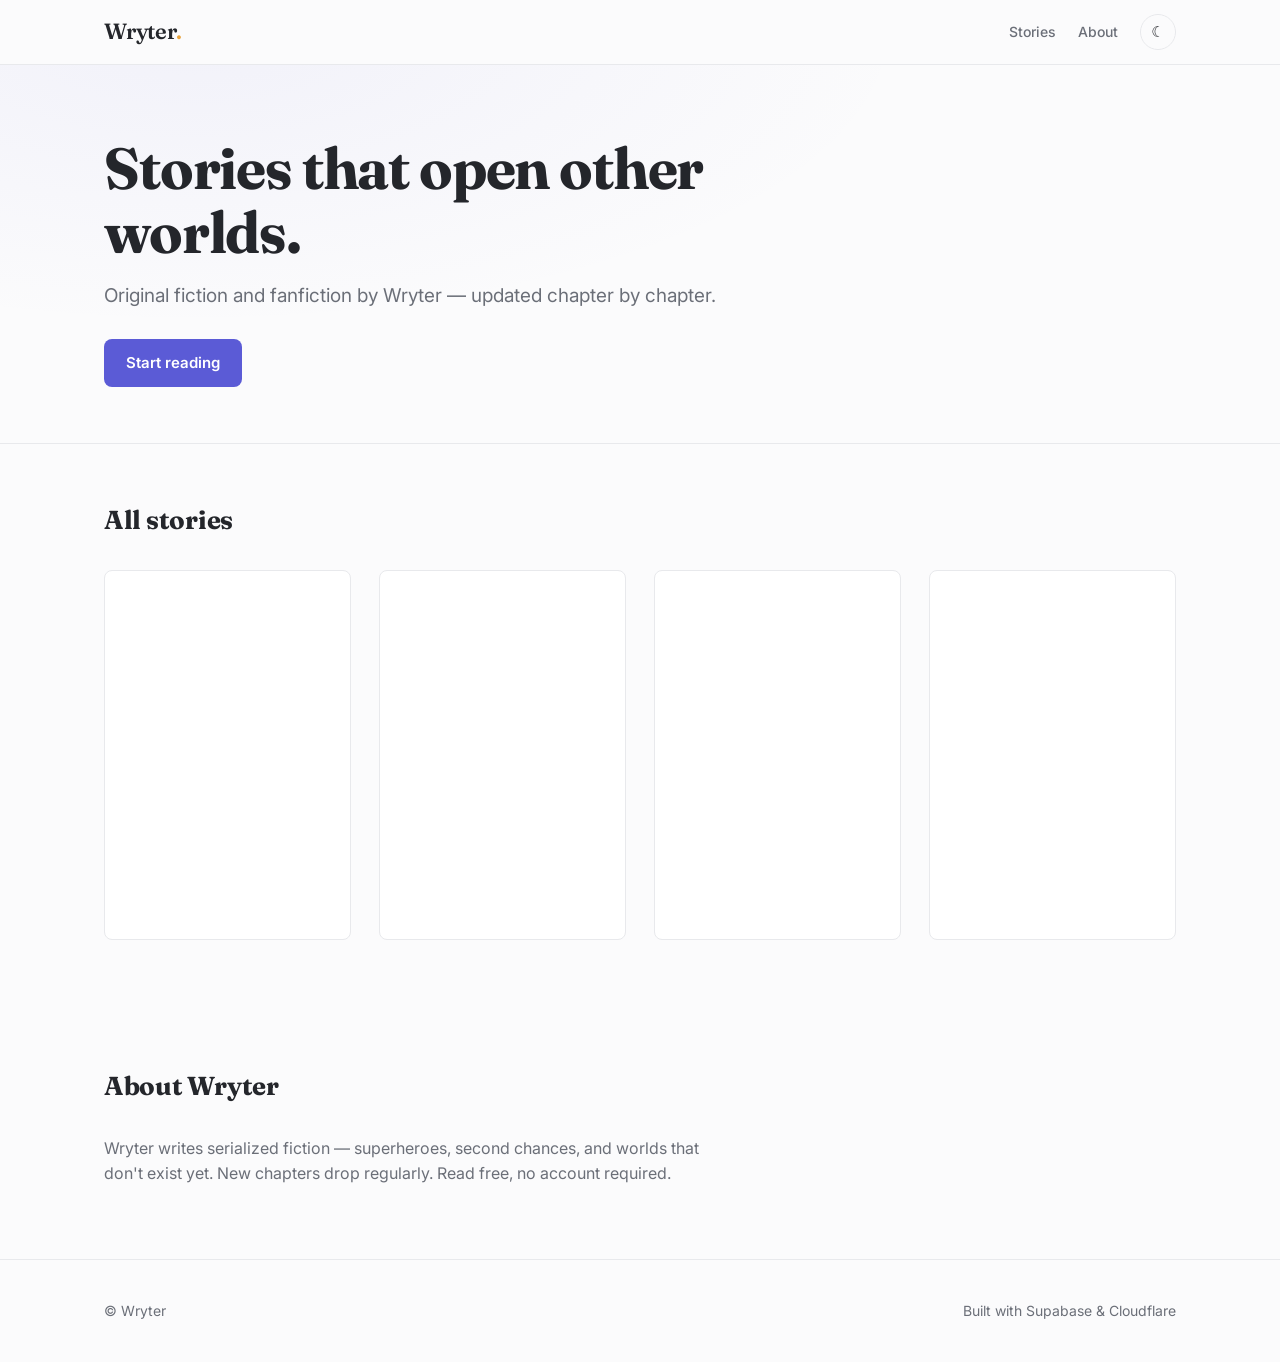
<file: index.html>
<!DOCTYPE html>
<html lang="en" data-theme="light">
<head>
  <meta charset="utf-8" />
  <meta name="viewport" content="width=device-width, initial-scale=1" />
  <title>Wryter — Stories by Wryter</title>
  <meta name="description" content="Original fiction and fanfiction by Wryter." />
  <link rel="icon" href="data:," />
  <link rel="preconnect" href="https://fonts.googleapis.com" />
  <link rel="preconnect" href="https://fonts.gstatic.com" crossorigin />
  <link href="https://fonts.googleapis.com/css2?family=Fraunces:opsz,wght@9..144,500;9..144,600&family=Inter:wght@400;500;600&family=Lora:wght@400;500;600&display=swap" rel="stylesheet" />
  <link rel="stylesheet" href="styles.css" />
</head>
<body>

<header class="site-header">
  <div class="wrap">
    <a href="./" class="wordmark">Wryter<span class="dot">.</span></a>
    <nav class="nav">
      <a href="./">Stories</a>
      <a href="#about">About</a>
      <button class="icon-btn" id="theme-toggle" aria-label="Toggle theme">☾</button>
    </nav>
  </div>
</header>

<section class="hero">
  <div class="wrap">
    <h1>Stories that open other worlds.</h1>
    <p>Original fiction and fanfiction by Wryter — updated chapter by chapter.</p>
    <a href="#stories" class="btn">Start reading</a>
  </div>
</section>

<section class="section" id="stories">
  <div class="wrap">
    <div class="section-head">
      <h2>All stories</h2>
      <span class="meta" id="story-count" style="color:var(--text-muted)"></span>
    </div>
    <div class="grid" id="story-grid">
      <div class="skel cover"></div><div class="skel cover"></div>
      <div class="skel cover"></div><div class="skel cover"></div>
    </div>
  </div>
</section>

<section class="section" id="about">
  <div class="wrap">
    <div class="section-head"><h2>About Wryter</h2></div>
    <p style="max-width:60ch;color:var(--text-muted)">
      Wryter writes serialized fiction — superheroes, second chances, and worlds
      that don't exist yet. New chapters drop regularly. Read free, no account required.
    </p>
  </div>
</section>
<footer class="site-footer">
  <div class="wrap">
    <span>© <span id="year"></span> Wryter</span>
    <span>Built with Supabase &amp; Cloudflare</span>
  </div>
</footer>

<script type="module" src="home.js"></script>
</body>
</html>
</file>
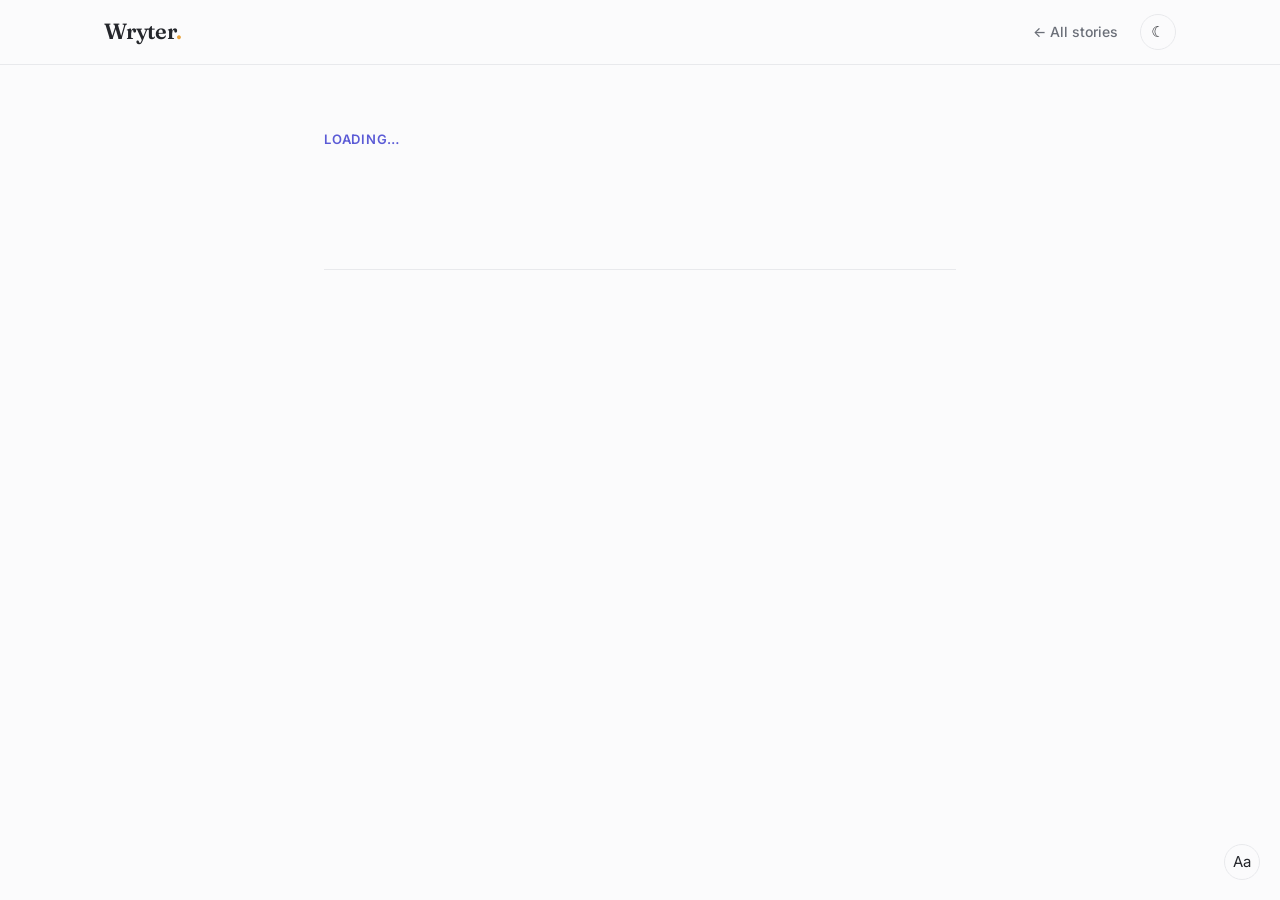
<file: read.html>
<!DOCTYPE html>
<html lang="en" data-theme="light">
<head>
  <meta charset="utf-8" />
  <meta name="viewport" content="width=device-width, initial-scale=1" />
  <title>Reading — Wryter</title>
  <link rel="preconnect" href="https://fonts.googleapis.com" />
  <link rel="preconnect" href="https://fonts.gstatic.com" crossorigin />
  <link href="https://fonts.googleapis.com/css2?family=Fraunces:opsz,wght@9..144,500;9..144,600&family=Inter:wght@400;500;600&family=Lora:wght@400;500;600&display=swap" rel="stylesheet" />
  <link rel="stylesheet" href="styles.css" />
</head>
<body>

<div class="reading-bar" id="progress"></div>

<header class="site-header">
  <div class="wrap">
    <a href="/" class="wordmark">Wryter<span class="dot">.</span></a>
    <nav class="nav">
      <a href="/" id="story-link">← All stories</a>
      <button class="icon-btn" id="theme-toggle" aria-label="Toggle theme">☾</button>
    </nav>
  </div>
</header>

<main class="reader">
  <div class="chapter-eyebrow" id="eyebrow">Loading…</div>
  <h1 id="chapter-title">&nbsp;</h1>
  <div class="byline" id="byline"></div>
  <article class="reader-content" id="content"></article>
  <nav class="chapter-nav" id="chapter-nav"></nav>
</main>

<div class="settings">
  <div class="settings-panel" id="settings-panel">
    <div class="row">
      <label>Text size</label>
      <div class="seg" id="size-seg">
        <button data-size="17">A</button>
        <button data-size="19">A</button>
        <button data-size="21">A</button>
        <button data-size="23">A</button>
      </div>
    </div>
    <div class="row">
      <label>Typeface</label>
      <div class="seg" id="font-seg">
        <button data-font="serif">Serif</button>
        <button data-font="sans">Sans</button>
      </div>
    </div>
  </div>
  <button class="icon-btn" id="settings-toggle" aria-label="Reading settings">Aa</button>
</div>

<script type="module" src="read.js"></script>
</body>
</html>
</file>
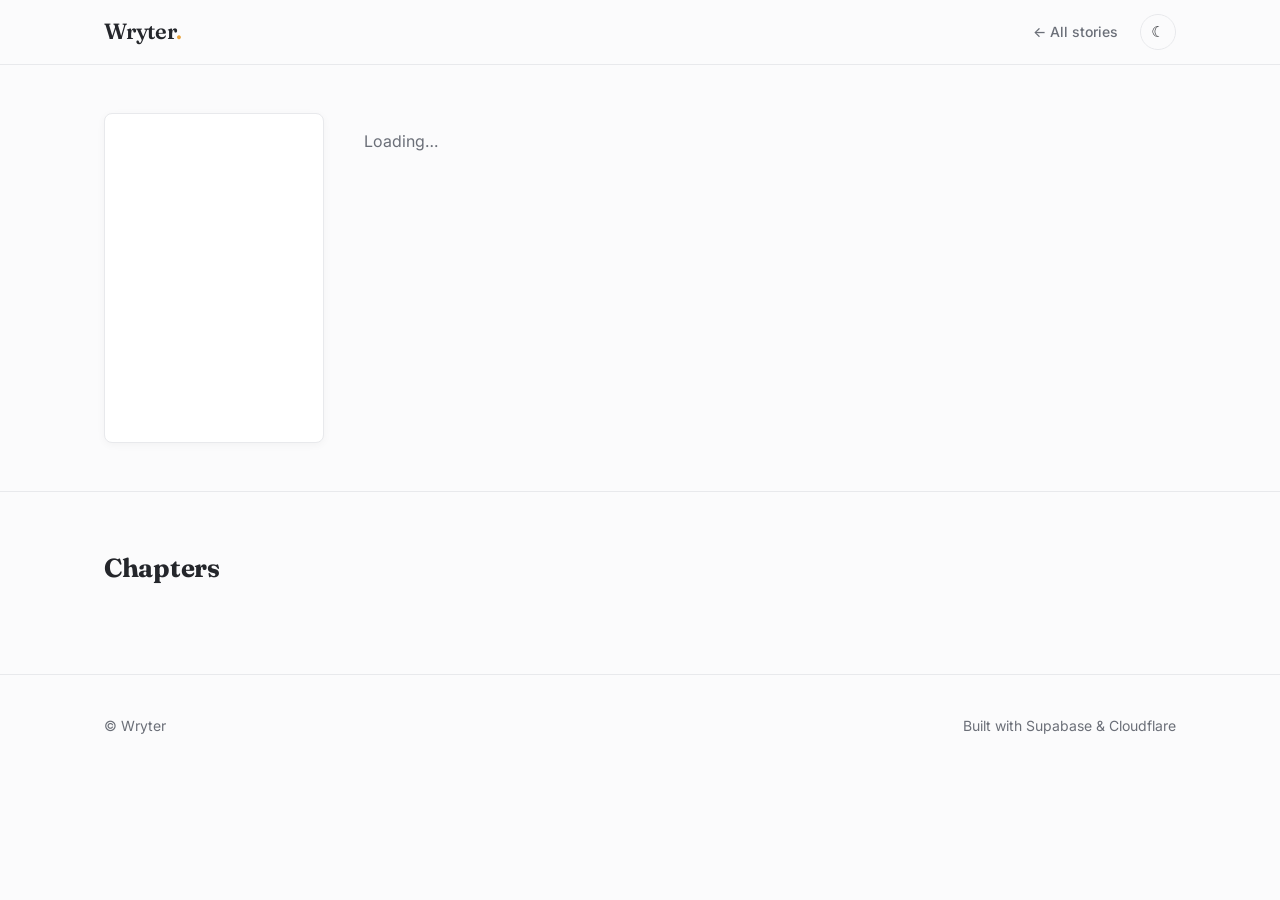
<file: story.html>
<!DOCTYPE html>
<html lang="en" data-theme="light">
<head>
  <meta charset="utf-8" />
  <meta name="viewport" content="width=device-width, initial-scale=1" />
  <title>Story — Wryter</title>
  <link rel="icon" href="data:," />
  <link rel="preconnect" href="https://fonts.googleapis.com" />
  <link rel="preconnect" href="https://fonts.gstatic.com" crossorigin />
  <link href="https://fonts.googleapis.com/css2?family=Fraunces:opsz,wght@9..144,500;9..144,600&family=Inter:wght@400;500;600&family=Lora:wght@400;500;600&display=swap" rel="stylesheet" />
  <link rel="stylesheet" href="styles.css" />
</head>
<body>

<header class="site-header">
  <div class="wrap">
    <a href="./" class="wordmark">Wryter<span class="dot">.</span></a>
    <nav class="nav">
      <a href="./">← All stories</a>
      <button class="icon-btn" id="theme-toggle" aria-label="Toggle theme">☾</button>
    </nav>
  </div>
</header>

<main>
  <section class="story-head">
    <div class="wrap">
      <div class="layout">
        <div class="cover-lg" id="story-cover"></div>
        <div class="info" id="story-info">
          <p style="color:var(--text-muted)">Loading…</p>
        </div>
      </div>
    </div>
  </section>

  <section class="section">
    <div class="wrap">
      <div class="section-head">
        <h2>Chapters</h2>
        <span class="meta" id="chapter-count" style="color:var(--text-muted)"></span>
      </div>
      <ul class="chapter-list" id="chapter-list"></ul>
    </div>
  </section>
</main>

<footer class="site-footer">
  <div class="wrap">
    <span>© <span id="year"></span> Wryter</span>
    <span>Built with Supabase &amp; Cloudflare</span>
  </div>
</footer>

<script type="module" src="story.js"></script>
</body>
</html>
</file>
<file: styles.css>
/* ========== DESIGN TOKENS ======== */
:root {
  /* Light mode — whitish, low glare */
  --parchment: #FBFBFC;      /* body background */
  --surface:   #FFFFFF;      /* cards, panels */
  --text:      #24262B;      /* body text */
  --text-muted:#6B6F78;      /* captions, metadata */
  --border:    #E8E9EC;      /* dividers, outlines */
  --indigo:      #5B5BD6;
  --indigo-deep: #3D3B8E;
  --amber:       #E8A33D;
  --shadow:  0 2px 8px rgba(0,0,0,.04);
  --shadow-lg: 0 8px 32px rgba(0,0,0,.10);

  --radius: 8px;
  --max: 1120px;
  --reader: 680px;

  --font-ui: 'Inter', system-ui, -apple-system, sans-serif;
  --font-serif: 'Lora', Georgia, serif;
  --font-display: 'Fraunces', Georgia, serif;

  --reader-size: 19px;
  --reader-font: var(--font-serif);

  color-scheme: light;
}

[data-theme="dark"] {
  /* Dark mode — soft charcoal, no pure black */
  --parchment: #242832;
  --surface:   #2E3340;
  --text:      #DCDFE4;
  --text-muted:#9AA0AC;
  --border:    #3A404D;
  --indigo:      #7C7CF0;
  --indigo-deep: #9A9AFF;
  --amber:       #F0B459;
  --shadow:  0 2px 8px rgba(0,0,0,.35);
  --shadow-lg: 0 8px 32px rgba(0,0,0,.55);

  color-scheme: dark;
}

/* ========== RESET / BASE ========== */
*, *::before, *::after { box-sizing: border-box; }
html { -webkit-text-size-adjust: 100%; }
body {
  margin: 0;
  background: var(--parchment);
  color: var(--text);
  font-family: var(--font-ui);
  font-size: 16px;
  line-height: 1.6;
  transition: background .25s ease, color .25s ease;
  -webkit-font-smoothing: antialiased;
}
a { color: var(--indigo); text-decoration: none; transition: color .15s; }
a:hover { color: var(--indigo-deep); }
img { max-width: 100%; display: block; }
button { font: inherit; cursor: pointer; }

.wrap { max-width: var(--max); margin: 0 auto; padding: 0 24px; }

/* ========== HEADER ========== */
.site-header {
  position: sticky; top: 0; z-index: 50;
  background: color-mix(in srgb, var(--parchment) 92%, transparent);
  backdrop-filter: saturate(140%) blur(10px);
  -webkit-backdrop-filter: saturate(140%) blur(10px);
  border-bottom: 1px solid var(--border);
}
.site-header .wrap {
  display: flex; align-items: center; justify-content: space-between;
  height: 64px; gap: 16px;
}
.wordmark {
  font-family: var(--font-display);
  font-size: 22px; font-weight: 600; letter-spacing: -.01em;
  color: var(--text);
}
.wordmark .dot { color: var(--amber); }
.nav { display: flex; gap: 22px; align-items: center; }
.nav a { color: var(--text-muted); font-size: 14px; font-weight: 500; }
.nav a:hover { color: var(--text); }

.icon-btn {
  background: none; border: 1px solid var(--border); color: var(--text);
  width: 36px; height: 36px; border-radius: 50%;
  display: grid; place-items: center; font-size: 15px;
  transition: border-color .15s, color .15s, background .15s;
}
.icon-btn:hover { border-color: var(--indigo); color: var(--indigo); }
.icon-btn:focus-visible,
.btn:focus-visible,
.card:focus-visible,
a:focus-visible {
  outline: 2px solid var(--indigo);
  outline-offset: 2px;
}

/* ========== HERO ========== */
.hero {
  padding: 72px 0 56px;
  border-bottom: 1px solid var(--border);
  background:
    radial-gradient(1200px 500px at 15% -10%,
      color-mix(in srgb, var(--indigo) 6%, transparent), transparent 60%);
}
.hero h1 {
  font-family: var(--font-display);
  font-size: clamp(34px, 6vw, 58px);
  line-height: 1.1; letter-spacing: -.02em;
  margin: 0 0 16px; max-width: 16ch;
}
.hero p {
  font-size: clamp(16px, 2vw, 19px);
  color: var(--text-muted); max-width: 52ch; margin: 0 0 28px;
}
.btn {
  display: inline-block; padding: 12px 22px; border-radius: var(--radius);
  background: var(--indigo); color: #fff; font-weight: 600; font-size: 15px;
  border: none; transition: background .15s, transform .1s;
}
.btn:hover { background: var(--indigo-deep); color: #fff; }
.btn:active { transform: translateY(1px); }
.btn.ghost {
  background: none; color: var(--text); border: 1px solid var(--border);
}
.btn.ghost:hover {
  border-color: var(--indigo); color: var(--indigo);
  background: color-mix(in srgb, var(--indigo) 6%, transparent);
}

/* ========== SECTION ========== */
.section { padding: 56px 0; }
.section-head {
  display: flex; align-items: baseline; justify-content: space-between;
  margin-bottom: 28px; gap: 16px;
}
.section-head h2 {
  font-family: var(--font-display); font-size: 26px;
  margin: 0; letter-spacing: -.01em;
}

/* ========== STORY CARDS ========== */
.grid {
  display: grid; gap: 28px;
  grid-template-columns: repeat(auto-fill, minmax(200px, 1fr));
}
.card {
  display: block; color: inherit; border-radius: var(--radius);
  transition: transform .15s;
}
.card:hover { transform: translateY(-3px); color: inherit; }
.card .cover {
  aspect-ratio: 2 / 3; border-radius: var(--radius); overflow: hidden;
  background: var(--surface); border: 1px solid var(--border);
  box-shadow: var(--shadow); margin-bottom: 14px;
  position: relative;
}
.card .cover img { width: 100%; height: 100%; object-fit: cover; }
.card .cover .ph {
  width: 100%; height: 100%; display: grid; place-items: center;
  font-family: var(--font-display); font-size: 32px; color: var(--text-muted);
  background: linear-gradient(160deg, var(--surface), var(--border));
}
.card h3 {
  font-family: var(--font-serif); font-size: 17px; font-weight: 600;
  margin: 0 0 6px; line-height: 1.3;
}
.card .meta { font-size: 13px; color: var(--text-muted); }

.tag {
  display: inline-block; font-size: 11px; font-weight: 600;
  text-transform: uppercase; letter-spacing: .04em;
  padding: 3px 8px; border-radius: 999px;
  background: color-mix(in srgb, var(--indigo) 12%, transparent);
  color: var(--indigo);
}
.tag.amber {
  background: color-mix(in srgb, var(--amber) 18%, transparent);
  color: var(--amber);
}

/* ========== SKELETON ========== */
.skel {
  background: var(--surface);
  border: 1px solid var(--border);
  border-radius: var(--radius);
  animation: pulse 1.4s infinite;
}
.skel.cover { aspect-ratio: 2/3; margin-bottom: 14px; }
@keyframes pulse { 0%,100% { opacity: 1 } 50% { opacity: .55 } }

/* ========== STORY PAGE HEADER ========== */
.story-head { padding: 48px 0; border-bottom: 1px solid var(--border); }
.story-head .layout { display: flex; gap: 40px; flex-wrap: wrap; }
.story-head .cover-lg {
  width: 220px; flex: 0 0 auto; aspect-ratio: 2/3;
  border-radius: var(--radius); overflow: hidden;
  border: 1px solid var(--border); box-shadow: var(--shadow);
  background: var(--surface);
}
.story-head .cover-lg img { width: 100%; height: 100%; object-fit: cover; }
.story-head .info { flex: 1 1 320px; min-width: 280px; }
.story-head h1 {
  font-family: var(--font-display); font-size: clamp(28px, 5vw, 42px);
  line-height: 1.15; margin: 8px 0 14px; letter-spacing: -.02em;
}
.story-head .synopsis { color: var(--text-muted); max-width: 60ch; margin: 0 0 20px; }
.tags { display: flex; gap: 8px; flex-wrap: wrap; margin-bottom: 24px; }

/* ========== CHAPTER LIST ========== */
.chapter-list { list-style: none; padding: 0; margin: 0; }
.chapter-list li { border-bottom: 1px solid var(--border); }
.chapter-list a {
  display: flex; align-items: center; gap: 16px;
  padding: 16px 4px; color: var(--text);
  transition: color .15s, padding-left .15s;
}
.chapter-list a:hover { color: var(--indigo); padding-left: 10px; }
.chapter-list .num {
  flex: 0 0 auto; font-family: var(--font-ui); font-size: 13px;
  font-weight: 600; color: var(--text-muted); min-width: 34px;
}
.chapter-list .t { flex: 1; font-family: var(--font-serif); font-size: 16px; }
.chapter-list .d { font-size: 13px; color: var(--text-muted); }

/* ========== READER ========== */
.reading-bar {
  position: fixed; top: 0; left: 0; height: 3px; z-index: 100;
  background: var(--indigo); width: 0; transition: width .1s linear;
}
.reader {
  max-width: var(--reader);
  margin: 0 auto;
  padding: 64px 24px 120px;
}
.reader .chapter-eyebrow {
  font-size: 13px; font-weight: 600; text-transform: uppercase;
  letter-spacing: .06em; color: var(--indigo); margin-bottom: 12px;
}
.reader h1 {
  font-family: var(--font-display); font-size: clamp(26px, 5vw, 36px);
  line-height: 1.2; letter-spacing: -.01em; margin: 0 0 12px;
}
.reader .byline { color: var(--text-muted); font-size: 14px; margin-bottom: 40px; }
.reader-content {
  font-family: var(--reader-font);
  font-size: var(--reader-size);
  line-height: 1.75;
  color: var(--text);
}
.reader-content p { margin: 0 0 1.2em; }
.reader-content h2, .reader-content h3 {
  font-family: var(--font-display); line-height: 1.3; margin: 2em 0 .6em;
}
.reader-content blockquote {
  border-left: 3px solid var(--amber); margin: 1.5em 0;
  padding: .2em 0 .2em 1.2em; color: var(--text-muted); font-style: italic;
}
.reader-content hr {
  border: none; text-align: center; margin: 2.5em 0; color: var(--text-muted);
}
.reader-content hr::before { content: "· · ·"; letter-spacing: .5em; }

.chapter-nav {
  display: flex; justify-content: space-between; gap: 16px;
  margin-top: 64px; padding-top: 32px; border-top: 1px solid var(--border);
}

/* ========== SETTINGS POPOVER ========== */
.settings {
  position: fixed; right: 20px; bottom: 20px; z-index: 90;
}
.settings-panel {
  position: absolute; right: 0; bottom: 52px;
  width: 220px; padding: 18px;
  background: var(--surface); border: 1px solid var(--border);
  border-radius: var(--radius); box-shadow: var(--shadow-lg);
  display: none;
}
.settings-panel.open { display: block; }
.settings-panel label {
  display: block; font-size: 12px; font-weight: 600;
  text-transform: uppercase; letter-spacing: .05em;
  color: var(--text-muted); margin: 0 0 8px;
}
.settings-panel .row { margin-bottom: 18px; }
.settings-panel .row:last-child { margin-bottom: 0; }
.seg { display: flex; gap: 6px; }
.seg button {
  flex: 1; padding: 6px 0; font-size: 13px;
  background: none; border: 1px solid var(--border);
  border-radius: 6px; color: var(--text-muted);
  transition: border-color .15s, color .15s;
}
.seg button.on {
  border-color: var(--indigo); color: var(--indigo); font-weight: 600;
}

/* ========== FOOTER ========== */
.site-footer {
  border-top: 1px solid var(--border); padding: 40px 0;
  color: var(--text-muted); font-size: 14px;
}
.site-footer .wrap {
  display: flex; justify-content: space-between; gap: 16px; flex-wrap: wrap;
}

/* ========== RESPONSIVE ========== */
@media (max-width: 640px) {
  .wrap { padding: 0 18px; }
  .hero { padding: 48px 0 40px; }
  .grid { grid-template-columns: repeat(2, 1fr); gap: 18px; }
  .story-head .cover-lg { width: 150px; }
  .reader { padding: 40px 20px 100px; }
  .chapter-list .d { display: none; }
}
</file>
